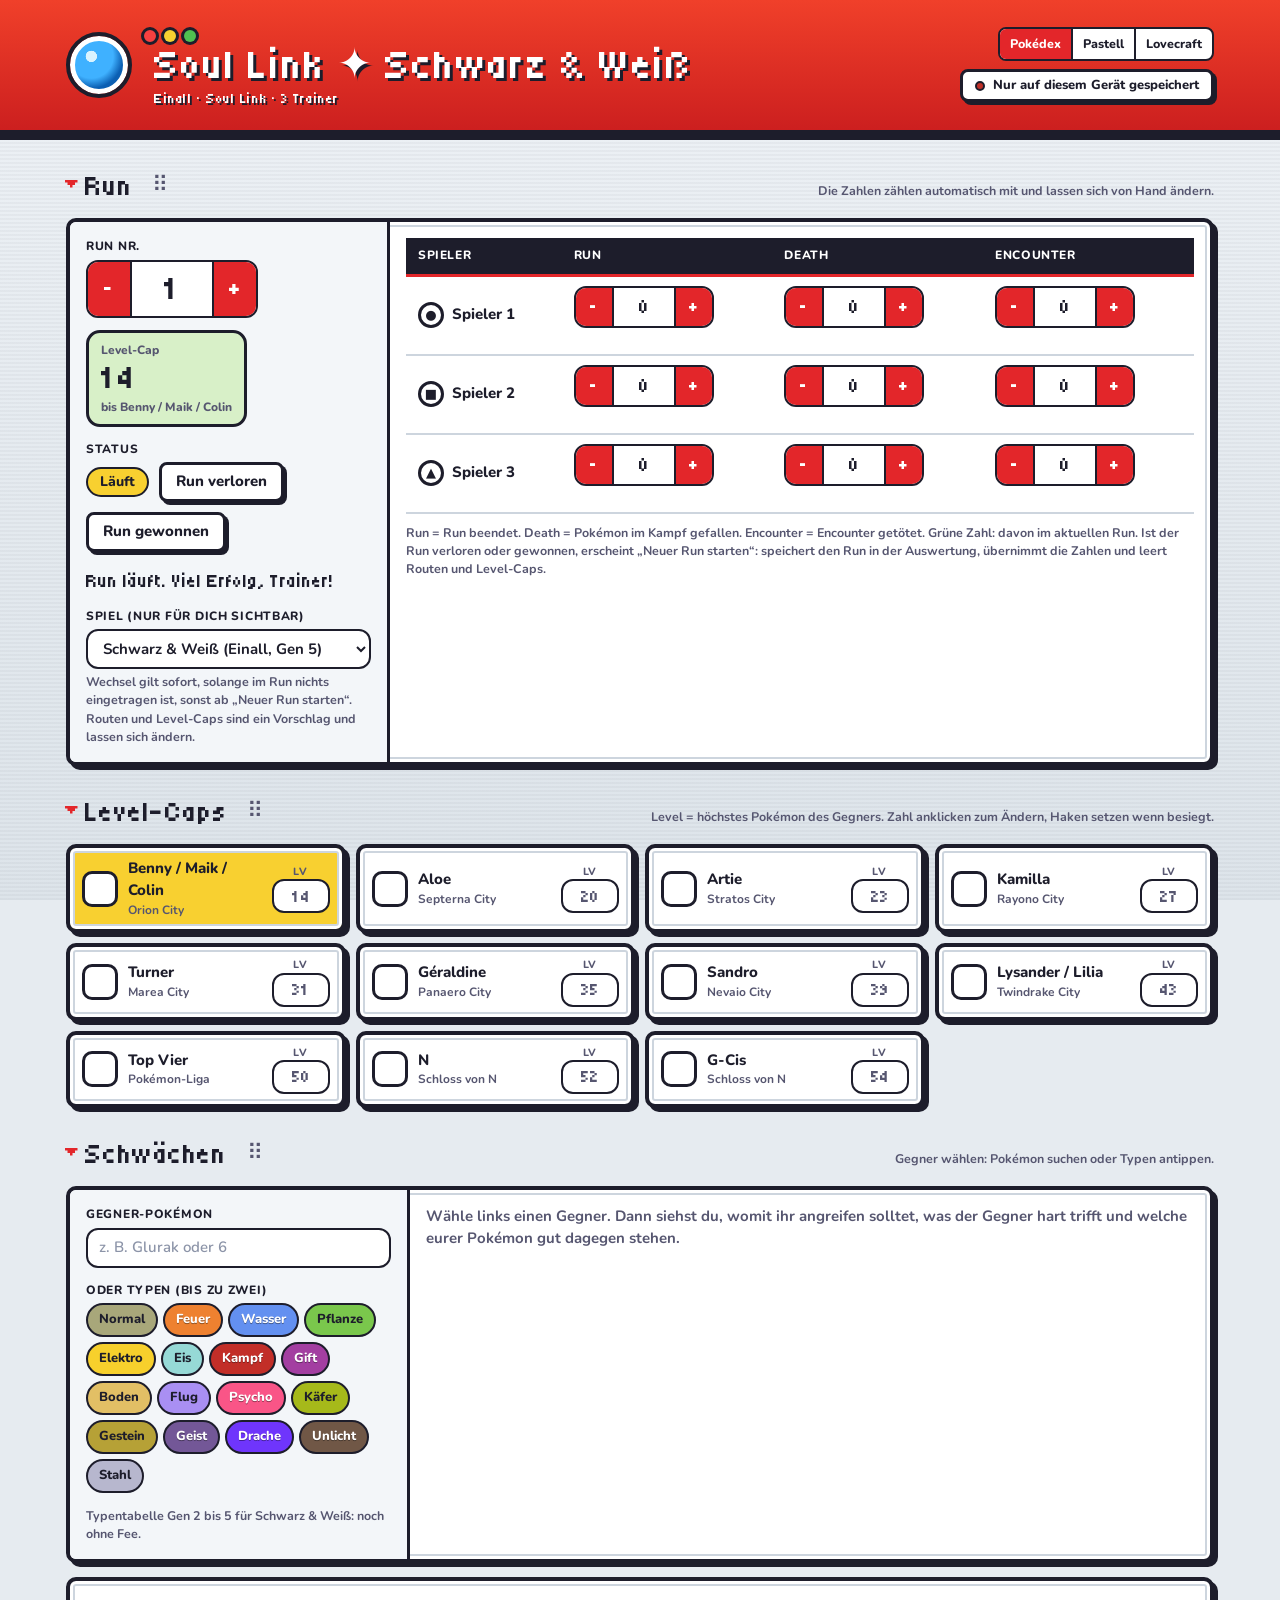
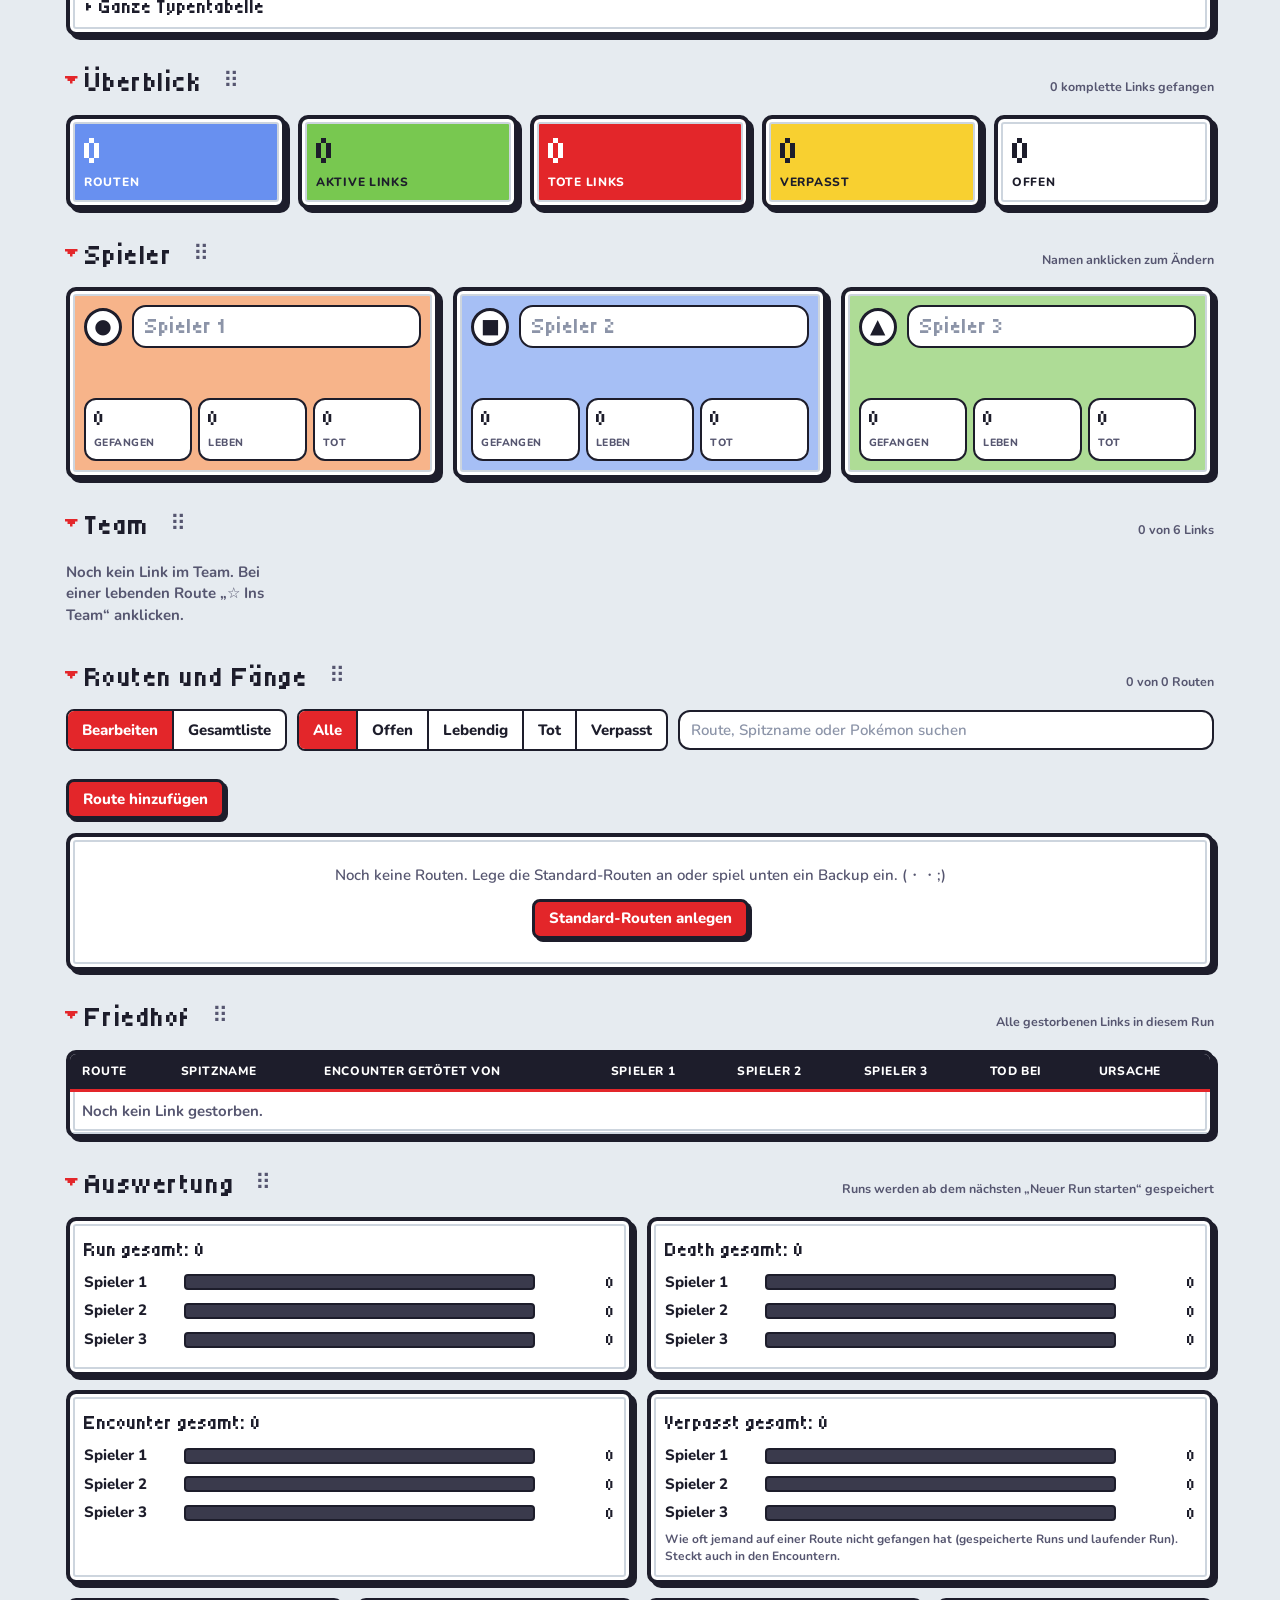
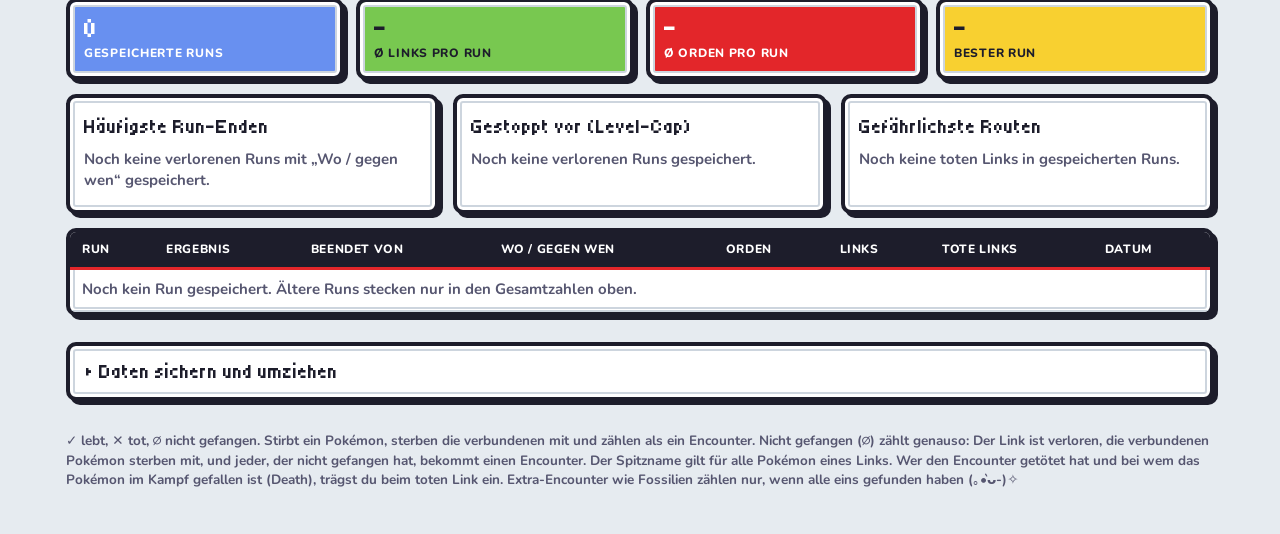
<file: index.html>
<!DOCTYPE html>
<html lang="de" data-theme="pokedex" data-v="202611271727">
<head>
<meta charset="utf-8">
<meta name="viewport" content="width=device-width, initial-scale=1">
<title>Soul Link</title>
<link rel="preconnect" href="https://fonts.googleapis.com">
<link href="https://fonts.googleapis.com/css2?family=Fredoka:wght@500;600;700&family=Nunito:wght@500;600;700;800&family=IM+Fell+English:ital@0;1&family=IM+Fell+English+SC&family=Crimson+Pro:wght@400;500;600;700&family=Tiny5&display=swap" rel="stylesheet">
<link rel="stylesheet" href="css/style.css?v=202611271727">
<script>/* Theme vor dem ersten Zeichnen setzen (Standard Pokédex; andere Wahl nur für den Admin, prüft js/app.js nach der Anmeldung) */try{var t=localStorage.getItem("soullink-theme");if(t==="pastell"||t==="lovecraft")document.documentElement.setAttribute("data-theme",t)}catch(e){}</script>
</head>
<body class="gated">
<header class="top">
  <div class="wrap">
    <div class="brand">
      <div class="ball" aria-hidden="true"></div>
      <div>
        <h1>Soul Link ✦ <span id="gameH">Schwarz &amp; Weiß</span></h1>
        <p id="tagline">Einall · Soul Link · 3 Trainer</p>
      </div>
    </div>
    <div class="topr">
      <div class="seg themeseg" id="themeSeg" role="group" aria-label="Design (nur für dich sichtbar)" hidden>
        <button type="button" data-t="pokedex" aria-pressed="true">Pokédex</button><button type="button" data-t="pastell" aria-pressed="false">Pastell</button><button type="button" data-t="lovecraft" aria-pressed="false">Lovecraft</button>
      </div>
      <div class="sync" id="sync" data-s="load" role="status"><i></i><span id="syncT">Lädt …</span></div>
      <div class="auth" id="auth" hidden><span id="authT"></span><button type="button" class="btn authbtn" id="authBtn" hidden>Mit Google anmelden</button></div>
    </div>
  </div>
</header>

<main class="wrap">

<section class="card gate" id="gate" data-s="load" aria-live="polite">
  <div class="gate-ball" aria-hidden="true"></div>
  <h2 id="gateT">Einen Moment …</h2>
  <p id="gateP">Anmeldung wird geprüft.</p>
  <button type="button" class="btn solid" id="gateBtn" hidden>Mit Google anmelden</button>
</section>

<div class="card bkwarn" id="bkWarn" role="status" hidden>
  <span class="bkwarn-i" aria-hidden="true">!</span>
  <p><b id="bkWarnT">Es gibt noch keine Sicherung der Daten.</b> Eine Sicherung als Datei schützt euren Run, falls online etwas verloren geht.</p>
  <button type="button" class="btn solid" id="bkWarnGo">Jetzt sichern</button>
</div>

<section aria-labelledby="h-run">
  <div class="sec-h"><h2 id="h-run">Run</h2><small>Die Zahlen zählen automatisch mit und lassen sich von Hand ändern.</small></div>
  <div class="card run">
    <div class="l">
      <div class="rowflex">
        <div class="field"><span class="lbl" id="runNoL">Run Nr.</span>
          <div class="stepper big"><button type="button" class="stp" id="runNoM" aria-label="Run-Nummer verringern">−</button><input type="text" inputmode="numeric" id="runNo" aria-labelledby="runNoL"><button type="button" class="stp" id="runNoP" aria-label="Run-Nummer erhöhen">+</button></div></div>
        <div class="capnow"><span>Level-Cap</span><b id="capLv">–</b><span id="capWho"></span></div>
      </div>
      <div class="field"><span class="lbl">Status</span>
        <div class="runstat"><span class="chip run" id="runChip">Läuft</span><button type="button" class="btn" id="runLost">Run verloren</button><button type="button" class="btn" id="runWon" hidden title="Nur für dich sichtbar">Run gewonnen</button><button type="button" class="btn" id="runBack" hidden>Doch nicht verloren</button></div>
        <p class="note" id="runHint" style="margin:0"></p></div>
      <div class="runline" id="runLine" aria-live="polite"></div>
      <button type="button" class="btn solid" id="newRun" hidden>Neuer Run starten</button>
      <div class="field gamebox" id="gameBox" hidden><label class="lbl" for="gameSel">Spiel (nur für dich sichtbar)</label><select id="gameSel"></select><p class="note" id="gameNote" style="margin:0"></p></div>
    </div>
    <div>
      <div class="tw0"><table class="tally"><thead><tr><th>Spieler</th><th>Run</th><th>Death</th><th>Encounter</th></tr></thead><tbody id="tally"></tbody></table></div>
      <p class="note">Run = Run beendet. Death = Pokémon im Kampf gefallen. Encounter = Encounter getötet. Grüne Zahl: davon im aktuellen Run. Ist der Run verloren oder gewonnen, erscheint „Neuer Run starten“: speichert den Run in der Auswertung, übernimmt die Zahlen und leert Routen und Level-Caps.</p>
    </div>
  </div>
  <div class="card runend" id="runEnd" hidden>
    <div class="field"><span class="lbl">Run beendet von</span>
      <div class="chips" id="enders" role="group" aria-label="Run beendet von"></div></div>
    <div class="field"><label for="runWhere">Wo / gegen wen</label><input type="text" id="runWhere" placeholder="z. B. Turner, Route 6"></div>
    <div class="field"><label for="runCause">Ursache</label><input type="text" id="runCause" placeholder="z. B. Crit, Fehlklick"></div>
  </div>
</section>

<section aria-labelledby="h-cap">
  <div class="sec-h"><h2 id="h-cap">Level-Caps</h2><small>Level = höchstes Pokémon des Gegners. Zahl anklicken zum Ändern, Haken setzen wenn besiegt.</small></div>
  <div class="caps" id="caps"></div>
</section>

<section aria-labelledby="h-wk">
  <div class="sec-h"><h2 id="h-wk">Schwächen</h2><small id="wkNote">Gegner wählen: Pokémon suchen oder Typen antippen.</small></div>
  <div class="card wk">
    <div class="wk-in">
      <div class="field"><label for="wkQ">Gegner-Pokémon</label>
        <div class="wk-q"><input type="text" id="wkQ" placeholder="z. B. Glurak oder 6" role="combobox" aria-autocomplete="list" aria-controls="pk" aria-expanded="false" autocomplete="off"><button type="button" class="btn" id="wkClear" hidden>Leeren</button></div></div>
      <div class="field"><span class="lbl" id="wkTL">oder Typen (bis zu zwei)</span><div class="tys" id="wkTypes" role="group" aria-labelledby="wkTL"></div></div>
      <p class="note" id="wkGen" style="margin:0"></p>
    </div>
    <div class="wk-out" id="wkOut" aria-live="polite"></div>
  </div>
  <details class="card wkchart" id="wkChartBox">
    <summary>Ganze Typentabelle</summary>
    <p class="note" style="margin:0 16px 10px">Zeile = Angriffstyp, Spalte = Typ des Getroffenen. Die Spalten des gewählten Gegners sind markiert.</p>
    <div class="tw0" id="wkChart"></div>
  </details>
</section>

<section aria-labelledby="h-kpi">
  <div class="sec-h"><h2 id="h-kpi">Überblick</h2><small id="kpiNote"></small></div>
  <div class="kpis" id="kpis"></div>
</section>

<section aria-labelledby="h-pl">
  <div class="sec-h"><h2 id="h-pl">Spieler</h2><small>Namen anklicken zum Ändern</small></div>
  <div class="players" id="players"></div>
</section>

<section aria-labelledby="h-team">
  <div class="sec-h"><h2 id="h-team">Team</h2><small id="teamNote"></small></div>
  <div class="team" id="team"></div>
  <div class="card teamwarn" id="teamWarn" role="status" hidden></div>
</section>

<section aria-labelledby="h-rt">
  <div class="sec-h"><h2 id="h-rt">Routen und Fänge</h2><small id="rtCount"></small></div>
  <div class="tools">
    <div class="seg" id="viewSeg" role="group" aria-label="Ansicht">
      <button type="button" data-v="edit" aria-pressed="true">Bearbeiten</button>
      <button type="button" data-v="all" aria-pressed="false">Gesamtliste</button>
    </div>
    <div class="seg" id="filter" role="group" aria-label="Filter">
      <button type="button" data-v="all" aria-pressed="true">Alle</button>
      <button type="button" data-v="open">Offen</button>
      <button type="button" data-v="alive">Lebendig</button>
      <button type="button" data-v="dead">Tot</button>
      <button type="button" data-v="miss">Verpasst</button>
    </div>
    <div class="grow"><label class="lbl" for="q" style="position:absolute;left:-9999px">Suchen</label><input type="text" id="q" placeholder="Route, Spitzname oder Pokémon suchen"></div>
  </div>
  <div class="list" id="list"></div>
  <div class="tools listfoot" id="listFoot"><button type="button" class="btn solid" id="addBtn">Route hinzufügen</button><button type="button" class="btn" id="moreBtn" aria-expanded="false" hidden>Alle Routen zeigen</button></div>
  <div id="viewAll" hidden>
    <div class="tools" style="margin-top:14px"><button type="button" class="btn" id="copyBtn">Gesamtliste als Text kopieren</button><span id="copyNote" class="lbl" role="status"></span></div>
    <div class="card tw"><table>
      <thead><tr><th>Nr.</th><th>Route</th><th>Spitzname</th><th id="allHead"></th><th>Status</th><th>Encounter getötet von</th><th>Tod bei</th><th>Ursache</th></tr></thead>
      <tbody id="allBody"></tbody></table></div>
  </div>
  <div class="card empty" id="empty" hidden><span id="emptyT"></span><button type="button" class="btn solid" id="seedBtn" hidden>Standard-Routen anlegen</button></div>
</section>

<section aria-labelledby="h-gr">
  <div class="sec-h"><h2 id="h-gr">Friedhof</h2><small>Alle gestorbenen Links in diesem Run</small></div>
  <div class="card tw" style="margin-top:0"><table>
    <thead><tr><th>Route</th><th>Spitzname</th><th>Encounter getötet von</th><th id="graveHead"></th><th>Tod bei</th><th>Ursache</th></tr></thead>
    <tbody id="grave"></tbody></table></div>
</section>

<section aria-labelledby="h-an">
  <div class="sec-h"><h2 id="h-an">Auswertung</h2><div class="anaf"><select id="anaGame" aria-label="Auswertung nach Spiel filtern" hidden></select><small id="anaNote"></small></div></div>
  <div class="ana" id="anaTotals"></div>
  <div class="ana2" id="anaKpis"></div>
  <div class="ana3">
    <div class="card box"><h3>Häufigste Run-Enden</h3><div id="anaWhere"></div></div>
    <div class="card box"><h3>Gestoppt vor (Level-Cap)</h3><div id="anaStop"></div></div>
    <div class="card box"><h3>Gefährlichste Routen</h3><div id="anaRoutes"></div></div>
  </div>
  <div class="card tw"><table>
    <thead><tr><th>Run</th><th>Ergebnis</th><th>Beendet von</th><th>Wo / gegen wen</th><th>Orden</th><th>Links</th><th>Tote Links</th><th>Datum</th></tr></thead>
    <tbody id="histBody"></tbody></table></div>
</section>

<section aria-labelledby="h-acc" id="accSec" hidden>
  <details class="card">
    <summary id="h-acc">Schreibrechte (nur für dich sichtbar)</summary>
    <div class="acc">
      <label for="accEmails">Google-E-Mails, die eintragen dürfen (eine pro Zeile)</label>
      <textarea id="accEmails" placeholder="name@gmail.com"></textarea>
      <p class="note" style="margin:0">Du selbst darfst immer schreiben. Wer hier steht, kann nach der Anmeldung alles außer Backup bearbeiten. Ohne Anmeldung kann man nur lesen.</p>
      <div class="tools"><button type="button" class="btn solid" id="accSave">Speichern</button></div>
      <div class="status" id="accS" role="status"></div>
    </div>
  </details>
</section>

<section aria-labelledby="h-bk" id="bkSec">
  <details class="card" id="bkBox">
    <summary id="h-bk">Daten sichern und umziehen</summary>
    <div class="bk">
      <div class="col">
        <p class="note" style="margin:0">Sichert alles (Spieler, Zähler, Routen, Run-Verlauf) als Text. Damit ziehst du die Daten auch auf die GitHub-Seite um.</p>
        <div class="tools"><button type="button" class="btn" id="bkCopy">Backup kopieren</button><button type="button" class="btn" id="bkDl" hidden>Als Datei speichern</button></div>
        <div class="status" id="bkS1" role="status"></div>
        <p class="note" id="bkLast" style="margin:0"></p>
      </div>
      <div class="col">
        <label for="bkIn">Backup einspielen (ersetzt die aktuellen Daten)</label>
        <textarea id="bkIn" placeholder="Backup-Text hier einfügen"></textarea>
        <div class="tools"><input type="file" id="bkFile" accept=".json,application/json,text/plain" aria-label="Backup-Datei wählen"><button type="button" class="btn solid" id="bkGo">Backup einspielen</button></div>
        <div class="status" id="bkS2" role="status"></div>
      </div>
    </div>
  </details>
</section>

<div class="ordrst"><button type="button" class="btn" id="orderReset" hidden>Bereiche wieder in die Standard-Reihenfolge</button></div>

<footer>✓ lebt, ✕ tot, ∅ nicht gefangen. Stirbt ein Pokémon, sterben die verbundenen mit und zählen als ein Encounter. Nicht gefangen (∅) zählt genauso: Der Link ist verloren, die verbundenen Pokémon sterben mit, und jeder, der nicht gefangen hat, bekommt einen Encounter. Der Spitzname gilt für alle Pokémon eines Links. Wer den Encounter getötet hat und bei wem das Pokémon im Kampf gefallen ist (Death), trägst du beim toten Link ein. Extra-Encounter wie Fossilien zählen nur, wenn alle eins gefunden haben (｡•̀ᴗ-)✧</footer>
</main>

<script src="config.js?v=202611271727"></script>
<script src="js/games.js?v=202611271727"></script>
<script src="js/pokemon.js?v=202611271727"></script>
<script src="js/evo.js?v=202611271727"></script>
<script src="js/types.js?v=202611271727"></script>
<script src="js/app.js?v=202611271727"></script>
</body>
</html>
</file>
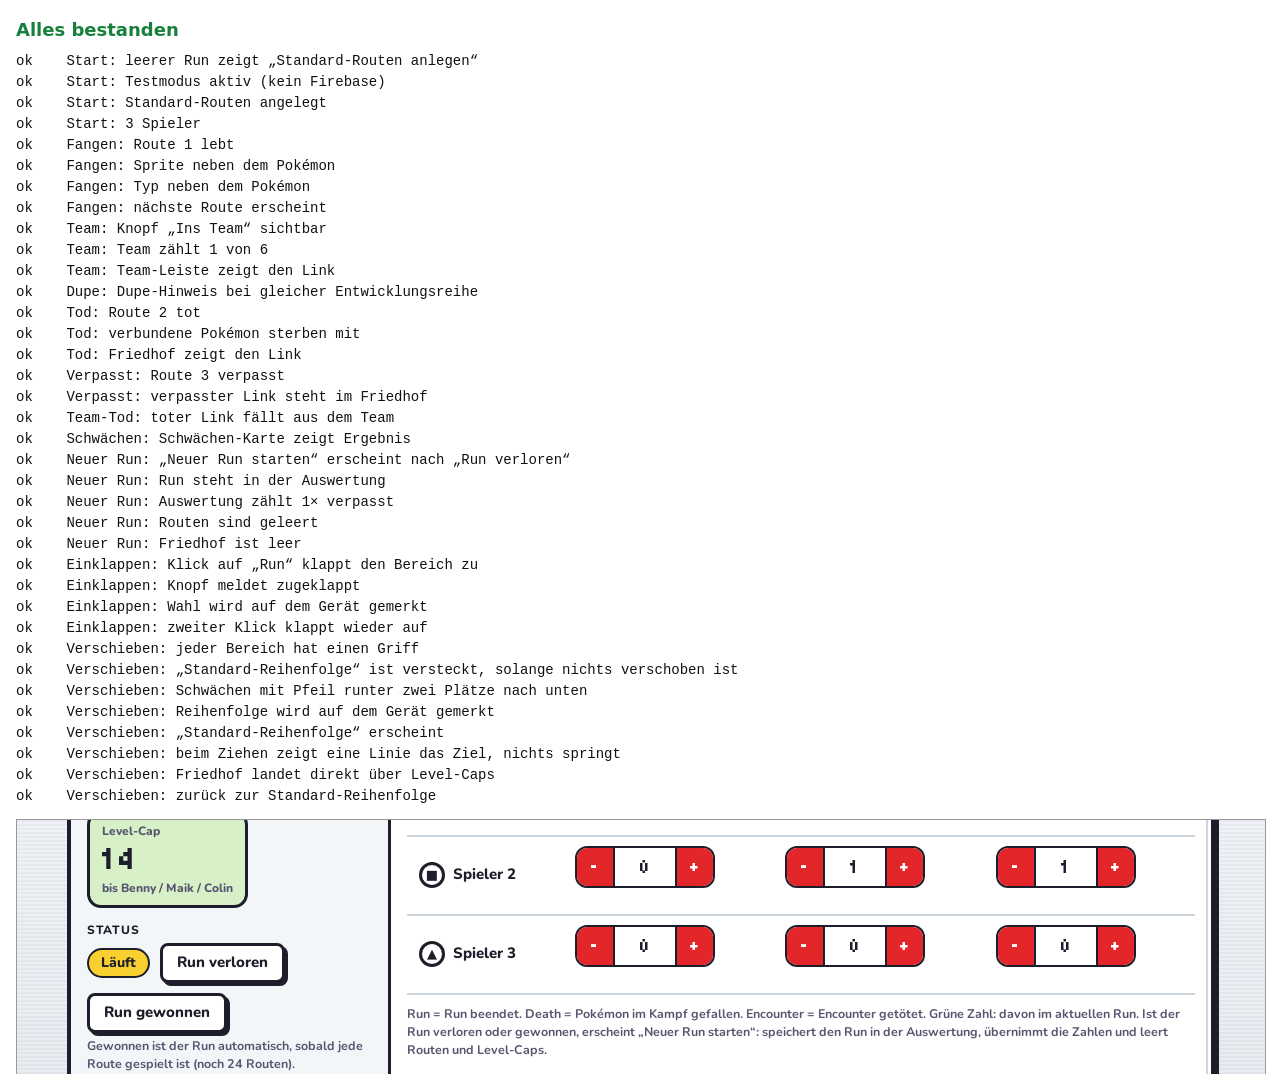
<file: tests/smoke.html>
<!doctype html>
<html lang="de">
<head>
<meta charset="utf-8">
<meta name="viewport" content="width=device-width,initial-scale=1">
<title>Klicktest</title>
<style>
body{font:14px/1.5 system-ui,sans-serif;margin:16px;background:#fff;color:#111}
#result{font-weight:700;font-size:18px;margin-bottom:8px}
#result[data-status=pass]{color:#16803c}#result[data-status=fail]{color:#c62828}
pre{white-space:pre-wrap;margin:0 0 12px}
iframe{width:100%;height:70vh;border:1px solid #999}
</style>
</head>
<body>
<!-- Klicktest: lädt die Seite im Testmodus (index.html?test=1, nur lokaler Speicher, nie Firebase)
     und klickt die wichtigsten Abläufe durch. Aufruf: python tools/test.py oder diese Seite im Browser öffnen. -->
<div id="result" data-status="running">Läuft …</div>
<pre id="log"></pre>
<iframe id="app" title="Dashboard im Testmodus"></iframe>
<script>
(function(){
"use strict";
var logEl=document.getElementById("log"),resEl=document.getElementById("result"),frame=document.getElementById("app");
var fails=0,step="";
function log(t){logEl.textContent+=t+"\n"}
function ok(cond,msg){if(cond)log("ok    "+step+": "+msg);else{fails++;log("FEHLER "+step+": "+msg)}}
function sleep(ms){return new Promise(function(r){setTimeout(r,ms)})}
async function waitFor(fn,ms){var end=Date.now()+(ms||5000);while(Date.now()<end){try{var v=fn();if(v)return v}catch(e){}await sleep(50)}return null}
var D,W;
function $(sel){return D.querySelector(sel)}
function $$(sel){return Array.prototype.slice.call(D.querySelectorAll(sel))}
function row(id){return $('article.row[data-id="'+id+'"]')}
function cell(id,i){return $('article.row[data-id="'+id+'"] .cell[data-p="'+i+'"]')}
function txt(sel){var e=$(sel);return e?e.textContent:""}
function type(inp,v){inp.value=v;inp.dispatchEvent(new W.Event("input",{bubbles:true}));inp.dispatchEvent(new W.Event("change",{bubbles:true}))}
async function setCell(id,i,name,st){var c=cell(id,i);if(name)type(c.querySelector(".sp"),name);await sleep(60);
  /* Ein eingetragener Name setzt „lebt“ schon selbst; ein Klick auf den gleichen Zustand würde ihn wieder löschen. */
  var c2=cell(id,i);if(st&&c2.getAttribute("data-v")!==st)c2.querySelector('[data-act=st][data-v="'+st+'"]').click();await sleep(60)}
var MONS=["Ottaro","Floink","Serpifeu","Pikachu","Evoli","Glurak"];

async function run(){
  try{localStorage.removeItem("soullink-test-data");localStorage.removeItem("soullink-test-folded");localStorage.removeItem("soullink-test-order")}catch(e){}
  frame.src="../index.html?test=1";
  await new Promise(function(r){frame.onload=r});
  W=frame.contentWindow;D=frame.contentDocument;

  step="Start";
  ok(!!await waitFor(function(){return !$("#seedBtn").hidden}),"leerer Run zeigt „Standard-Routen anlegen“");
  ok(/Testmodus/.test(txt("body")),"Testmodus aktiv (kein Firebase)");
  $("#seedBtn").click();
  ok(!!await waitFor(function(){return row("r01")}),"Standard-Routen angelegt");
  var np=$$('article.row[data-id="r01"] .cell').length;
  ok(np>=2&&np<=6,np+" Spieler");

  step="Fangen";
  for(var i=0;i<np;i++)await setCell("r01",i,MONS[i],"alive");
  ok(await waitFor(function(){return row("r01").getAttribute("data-st")==="alive"}),"Route 1 lebt");
  ok(!cell("r01",0).querySelector(".spi").hidden,"Sprite neben dem Pokémon");
  ok(!!cell("r01",0).querySelector(".tyl .ty"),"Typ neben dem Pokémon");
  ok(!!await waitFor(function(){return row("r02")}),"nächste Route erscheint");

  step="Team";
  var tb=row("r01").querySelector(".teamb");
  ok(!tb.hidden,"Knopf „Ins Team“ sichtbar");
  tb.click();
  ok(await waitFor(function(){return /^1 von 6/.test(txt("#teamNote"))}),"Team zählt 1 von 6");
  ok($$("#team .tm").length===1,"Team-Leiste zeigt den Link");

  step="Dupe";
  await setCell("r02",0,"Zwottronin","alive");
  ok(!!await waitFor(function(){return cell("r02",0).querySelector(".dupe")}),"Dupe-Hinweis bei gleicher Entwicklungsreihe");

  step="Tod";
  for(var j=1;j<np;j++)await setCell("r02",j,MONS[j],"alive");
  await setCell("r02",1,"","dead");
  ok(await waitFor(function(){return row("r02").getAttribute("data-st")==="dead"}),"Route 2 tot");
  ok(await waitFor(function(){return $$('article.row[data-id="r02"] .cell[data-v=alive]').length===0}),"verbundene Pokémon sterben mit");
  ok(await waitFor(function(){return $$("#grave tr").length===1}),"Friedhof zeigt den Link");

  step="Verpasst";
  await waitFor(function(){return row("r03")});
  await setCell("r03",0,"","miss");
  ok(await waitFor(function(){return row("r03").getAttribute("data-st")==="miss"}),"Route 3 verpasst");
  ok(await waitFor(function(){return $$("#grave tr").length===2}),"verpasster Link steht im Friedhof");

  step="Team-Tod";
  await setCell("r01",0,"","dead");
  ok(await waitFor(function(){return /^0 von 6/.test(txt("#teamNote"))}),"toter Link fällt aus dem Team");

  step="Schwächen";
  var wb=$("#wkTypes button");if(wb)wb.click();
  ok(!!await waitFor(function(){return txt("#wkOut").length>20}),"Schwächen-Karte zeigt Ergebnis");
  if(wb)wb.click();

  step="Neuer Run";
  $("#runLost").click();
  ok(await waitFor(function(){return !$("#newRun").hidden}),"„Neuer Run starten“ erscheint nach „Run verloren“");
  $("#newRun").click();await sleep(50);$("#newRun").click();
  ok(await waitFor(function(){return /Verloren/.test(txt("#histBody"))}),"Run steht in der Auswertung");
  ok(await waitFor(function(){return /Verpasst gesamt: 1/.test(txt("#anaTotals"))}),"Auswertung zählt 1× verpasst");
  ok(await waitFor(function(){return $$("article.row").every(function(r){return r.getAttribute("data-st")==="open"})},4000),"Routen sind geleert");
  ok($$("#grave tr").length<=1&&!/Route/.test(txt("#grave")),"Friedhof ist leer");

  step="Einklappen";
  var sec=$("#h-run").closest("section");
  $("#h-run").click();
  ok(sec.classList.contains("folded")&&$(".card.run").offsetParent===null,"Klick auf „Run“ klappt den Bereich zu");
  ok($("#h-run .fold").getAttribute("aria-expanded")==="false","Knopf meldet zugeklappt");
  ok(/h-run/.test(localStorage.getItem("soullink-test-folded")||""),"Wahl wird auf dem Gerät gemerkt");
  $("#h-run .fold").click();
  ok(!sec.classList.contains("folded")&&$(".card.run").offsetParent!==null,"zweiter Klick klappt wieder auf");

  step="Verschieben";
  function order(){return $$("main > section .sec-h > h2[id]").map(function(h){return h.id})}
  var before=order(),k=before.indexOf("h-wk");
  ok($$(".sec-h .grip").length===before.length,"jeder Bereich hat einen Griff");
  ok($("#orderReset").hidden,"„Standard-Reihenfolge“ ist versteckt, solange nichts verschoben ist");
  var g=$("#h-wk").closest("section").querySelector(".grip");
  g.dispatchEvent(new W.KeyboardEvent("keydown",{key:"ArrowDown",bubbles:true}));
  g.dispatchEvent(new W.KeyboardEvent("keydown",{key:"ArrowDown",bubbles:true}));
  var after=order();
  ok(after.indexOf("h-wk")===k+2,"Schwächen mit Pfeil runter zwei Plätze nach unten");
  ok(/h-wk/.test(localStorage.getItem("soullink-test-order")||""),"Reihenfolge wird auf dem Gerät gemerkt");
  ok(!$("#orderReset").hidden,"„Standard-Reihenfolge“ erscheint");
  /* Ziehen mit der Maus, bei schon geänderter Reihenfolge: Friedhof über Level-Caps ablegen. */
  W.scrollTo(0,0);
  var gg=$("#h-gr").closest("section").querySelector(".grip"),gr=gg.getBoundingClientRect();
  gg.dispatchEvent(new W.PointerEvent("pointerdown",{bubbles:true,clientX:gr.x+5,clientY:gr.y+5,button:0,pointerId:7}));
  var ct=$("#h-cap").getBoundingClientRect().top+3;
  W.dispatchEvent(new W.PointerEvent("pointermove",{clientX:100,clientY:ct,pointerId:7}));
  ok(!$(".dropline").hidden&&order().indexOf("h-gr")===before.indexOf("h-gr"),"beim Ziehen zeigt eine Linie das Ziel, nichts springt");
  W.dispatchEvent(new W.PointerEvent("pointerup",{clientX:100,clientY:ct,pointerId:7}));
  ok(order().indexOf("h-gr")===order().indexOf("h-cap")-1&&$(".dropline").hidden,"Friedhof landet direkt über Level-Caps");
  $("#orderReset").click();
  ok(order().join()===before.join()&&$("#orderReset").hidden,"zurück zur Standard-Reihenfolge");
}

run().catch(function(e){fails++;log("FEHLER "+step+": "+(e&&e.stack||e))}).then(function(){
  try{localStorage.removeItem("soullink-test-data");localStorage.removeItem("soullink-test-folded");localStorage.removeItem("soullink-test-order")}catch(e){}
  resEl.setAttribute("data-status",fails?"fail":"pass");
  resEl.textContent=fails?fails+" Fehler":"Alles bestanden";
  document.title=fails?"FAIL":"PASS";
  /* tools/test.py ruft die Seite mit ?report=1 auf und wartet auf dieses Ergebnis. */
  if(/[?&]report=1/.test(location.search))
    fetch("/__result",{method:"POST",headers:{"Content-Type":"application/json"},body:JSON.stringify({status:fails?"fail":"pass",log:logEl.textContent})}).catch(function(){});
});
})();
</script>
</body>
</html>
</file>
<file: css/style.css>
/* Layout: pastelliger Sticker-Look. Kopf, Run mit Zählern und Level-Cap, Level-Caps, Überblick, Spieler, Routen, Friedhof, Auswertung, Backup. */
:root{
  --ink:#3a2a4d; --mute:#6f5f80; --paper:#fff4f9; --card:#ffffff; --line:#eadcf3;
  --pink:#ff9ec4; --sky:#9ccfff; --mint:#8fe3c8; --lemon:#ffe58a; --lilac:#cdbcff;
  --dead:#c63d62; --live:#17805f;
  --p0:#ffc2da; --p1:#bfe0ff; --p2:#b9f0dd; --p3:#ffe3a3; --p4:#dccbff; --p5:#ffcfbf;
  --display:"Fredoka","Nunito",system-ui,sans-serif;
  --body:"Nunito",system-ui,-apple-system,"Segoe UI",sans-serif;
  --r:18px; --sh:4px 4px 0 var(--ink);
  /* Flächen und Kopf, je Theme überschrieben (siehe Ende der Datei) */
  --surface:#fff; --tint:#ffd9e4; --deadbg:#fff0f4; --extrabg:#fffbe6; --ph:#a595b6;
  --bg:radial-gradient(circle at 1px 1px,#f5d3e6 1.5px,transparent 1.6px) 0 0/22px 22px,linear-gradient(180deg,#fff2f8,#eef5ff);
  --hdr:linear-gradient(100deg,var(--pink),var(--lilac) 55%,var(--sky));
  --h1:#fff; --ball:#ff6f9c; --mark:"✦"; --markc:var(--pink);
  color-scheme:light;
}
*{box-sizing:border-box}
html,body{margin:0}
body{color:var(--ink);font:600 15px/1.45 var(--body);-webkit-text-size-adjust:100%;
  background:var(--bg);background-attachment:fixed;background-color:var(--paper)}
button,input,select,textarea{font:inherit;color:inherit}
:focus-visible{outline:3px solid var(--ink);outline-offset:2px}
.wrap{max-width:1180px;margin:0 auto;padding:0 16px}
h1,h2,h3{font-family:var(--display);margin:0;text-wrap:balance}
[hidden]{display:none!important}

header.top{background:var(--hdr);border-bottom:4px solid var(--ink)}
.top .wrap{display:flex;gap:16px;align-items:center;justify-content:space-between;flex-wrap:wrap;padding-top:20px;padding-bottom:20px}
.brand{display:flex;gap:14px;align-items:center}
.ball{width:62px;height:62px;border-radius:50%;border:4px solid var(--ink);background:linear-gradient(var(--ball) 0 46%,var(--ink) 46% 54%,#fff 54%);position:relative;flex:none;box-shadow:3px 3px 0 var(--ink)}
.ball::after{content:"";position:absolute;left:50%;top:50%;width:20px;height:20px;margin:-10px 0 0 -10px;border-radius:50%;background:var(--surface);border:4px solid var(--ink)}
.brand h1{font-size:clamp(30px,6vw,50px);line-height:1;font-weight:700;color:var(--h1);text-shadow:2px 2px 0 var(--ink),-1px -1px 0 var(--ink),1px -1px 0 var(--ink),-1px 1px 0 var(--ink)}
.brand p{margin:4px 0 0;font-weight:800;font-size:14px}
.sync{font-weight:800;font-size:13px;border:3px solid var(--ink);background:var(--surface);padding:4px 12px;border-radius:99px;display:inline-flex;gap:8px;align-items:center;box-shadow:3px 3px 0 var(--ink)}
.sync i{width:10px;height:10px;border-radius:50%;background:var(--lemon);border:2px solid var(--ink);display:inline-block}
.sync[data-s="live"] i{background:var(--mint)}
.sync[data-s="warn"] i{background:var(--dead)}

section{margin-top:26px}

/* Backup-Erinnerung */
.bkwarn{margin-top:22px;background:var(--lemon);display:flex;gap:14px;align-items:center;padding:12px 16px;flex-wrap:wrap}
.bkwarn p{margin:0;flex:1 1 260px;font-weight:700;font-size:14px}
.bkwarn-i{flex:none;width:32px;height:32px;border-radius:50%;border:3px solid var(--ink);background:var(--surface);display:grid;place-items:center;font:700 18px/1 var(--display)}
.card{background:var(--card);border:3px solid var(--ink);border-radius:var(--r);box-shadow:var(--sh)}
.sec-h{display:flex;align-items:baseline;justify-content:space-between;gap:12px;margin-bottom:12px;flex-wrap:wrap}
.sec-h h2{font-size:28px;font-weight:700}
.sec-h h2::before{content:var(--mark);color:var(--markc);margin-right:8px;-webkit-text-stroke:1.5px var(--ink);display:inline-block}
.sec-h small{color:var(--mute);font-weight:700}
/* Ein- und ausklappen: Klick auf die Überschrift (js/app.js, „Bereiche ein- und ausklappen“) */
.sec-h h2{cursor:pointer}
.fold{background:none;border:0;padding:0;margin:0;font:inherit;color:inherit;letter-spacing:inherit;text-align:left;cursor:pointer;border-radius:6px}
.fold:focus-visible{outline:3px solid var(--markc);outline-offset:4px}
section.folded>:not(.sec-h){display:none!important}
section.folded .sec-h{margin-bottom:0}
section.folded .sec-h h2::before{transform:rotate(-90deg);opacity:.6}
/* Verschieben: Griff rechts in der Kopfzeile (js/app.js, „Bereiche verschieben“) */
.sec-h{justify-content:flex-start}
.sec-h>h2{margin-right:0}
.sec-h>:not(h2):not(.grip){order:2;margin-left:auto}
.sec-h>.grip{order:1}
.grip{align-self:center;background:none;border:2px solid transparent;border-radius:8px;padding:0 6px;font:700 22px/1.2 var(--display);color:var(--mute);cursor:grab;touch-action:none;user-select:none;-webkit-user-select:none}
.grip:hover{border-color:var(--line);color:var(--ink)}
.grip:focus-visible{outline:3px solid var(--markc);outline-offset:2px}
body.sorting,body.sorting *{cursor:grabbing!important;user-select:none;-webkit-user-select:none}
section.dragging{outline:3px dashed var(--markc);outline-offset:6px;border-radius:var(--r);opacity:.55}
.dropline{position:fixed;z-index:50;height:6px;border-radius:3px;background:var(--markc);box-shadow:0 0 0 2px var(--ink);pointer-events:none}
.dropline[hidden]{display:none}
.ordrst{margin-top:26px;text-align:center}

.field{display:flex;flex-direction:column;gap:4px;min-width:0}
label,.lbl{font-size:12px;letter-spacing:.06em;text-transform:uppercase;color:var(--mute);font-weight:800}
input[type=text],select,textarea{width:100%;min-width:0;background:var(--surface);border:2.5px solid var(--ink);border-radius:12px;padding:7px 11px;min-height:40px;font-weight:700}
textarea{min-height:90px;font:600 12px/1.4 ui-monospace,Menlo,monospace}
input::placeholder,textarea::placeholder{color:var(--ph);font-weight:600}
.seg{display:inline-flex;border:2.5px solid var(--ink);border-radius:12px;overflow:hidden;background:var(--surface);flex-wrap:wrap}
.seg button{border:0;background:transparent;padding:7px 14px;min-height:38px;cursor:pointer;font-weight:800;border-right:2.5px solid var(--ink)}
.seg button:last-child{border-right:0}
.seg button:hover{background:var(--lilac)}
.seg button[aria-pressed=true]{background:var(--ink);color:#fff}
.btn{border:3px solid var(--ink);background:var(--surface);border-radius:14px;padding:6px 14px;min-height:40px;cursor:pointer;font-weight:800;box-shadow:3px 3px 0 var(--ink)}
.btn.solid{background:var(--pink)}
.btn:hover{background:var(--lemon)}
.btn:active{transform:translate(2px,2px);box-shadow:1px 1px 0 var(--ink)}

/* Run */
.run{display:grid;grid-template-columns:minmax(0,320px) minmax(0,1fr);overflow:hidden}
.run>div{padding:16px}
.run .l{background:var(--lemon);border-right:3px solid var(--ink);display:flex;flex-direction:column;gap:14px}
.l .lbl{color:var(--ink)}
.rowflex{display:flex;gap:12px;align-items:flex-end;flex-wrap:wrap}
.runstat{display:flex;gap:10px;align-items:center;flex-wrap:wrap}
.gamebox{max-width:460px}
.gamebox select{font-weight:700}
td .hg{display:block;font-size:11px;font-weight:600;color:var(--mute);white-space:nowrap}
.runstat .chip{font-size:14px;padding:3px 12px}
.fw{position:fixed;inset:0;width:100%;height:100%;pointer-events:none;z-index:999}
.runline{font-family:var(--display);font-size:19px;font-weight:700;line-height:1.25}
.stepper{display:inline-flex;align-items:stretch;border:2.5px solid var(--ink);border-radius:12px;overflow:hidden;background:var(--surface)}
.stepper .stp{border:0;background:var(--lilac);font:700 20px var(--display);width:36px;cursor:pointer;color:var(--ink);padding:0}
.stepper .stp:hover{background:var(--pink)}
.stepper input{width:64px;border:0;border-left:2.5px solid var(--ink);border-right:2.5px solid var(--ink);border-radius:0;text-align:center;font:700 20px var(--display);padding:4px;min-height:38px}
.stepper.big input{width:84px;font-size:34px;min-height:54px}
.stepper.big .stp{width:42px;font-size:26px}
.capnow{background:var(--surface);border:3px solid var(--ink);border-radius:14px;padding:6px 12px;min-width:110px}
.capnow b{display:block;font:700 34px/1.05 var(--display)}
.capnow span{font-size:12px;font-weight:800;color:var(--mute)}
.tw0{overflow-x:auto}
.tally{min-width:0;width:100%}
.tally td{vertical-align:middle}
.tally .lv{display:block;font-weight:800;color:var(--live);font-size:11.5px;min-height:15px;margin-top:2px}
.mk.sm{width:26px;height:26px;font-size:13px;margin-right:8px;display:inline-grid;vertical-align:middle}
.tally td.k{white-space:nowrap}
.note{margin:10px 0 0;color:var(--mute);font-size:12.5px;font-weight:700}
.runend{margin-top:14px;padding:14px;display:grid;grid-template-columns:auto minmax(0,1fr) minmax(0,1fr);gap:12px;align-items:end;background:var(--tint)}
.chips{display:flex;gap:6px;flex-wrap:wrap}
.chipb{border:2.5px solid var(--ink);background:var(--surface);border-radius:99px;padding:4px 12px;min-height:36px;cursor:pointer;font-weight:800}
.chipb[data-p="0"]{--pcx:var(--p0)}.chipb[data-p="1"]{--pcx:var(--p1)}.chipb[data-p="2"]{--pcx:var(--p2)}.chipb[data-p="3"]{--pcx:var(--p3)}.chipb[data-p="4"]{--pcx:var(--p4)}.chipb[data-p="5"]{--pcx:var(--p5)}
.chipb:hover{background:var(--lemon)}
.chipb[aria-pressed=true]{background:var(--pcx)}
.chipb[aria-pressed=true]::before{content:"✓ "}

/* Level-Caps */
.caps{display:grid;grid-template-columns:repeat(auto-fill,minmax(230px,1fr));gap:10px}
.cap{padding:10px 12px;display:grid;grid-template-columns:auto minmax(0,1fr) auto;gap:10px;align-items:center;box-shadow:3px 3px 0 var(--ink)}
.cap[data-on="1"]{background:var(--mint)}
.cap[data-next="1"]{background:var(--lemon)}
.cap .tick{width:36px;height:36px;border:3px solid var(--ink);border-radius:10px;background:var(--surface);cursor:pointer;font:700 20px var(--display);padding:0}
.cap .cn{font-weight:800;line-height:1.2}
.cap .cp{display:block;font-size:12px;color:var(--mute);font-weight:700}
.cap .lvw{display:flex;flex-direction:column;align-items:center;font-size:10.5px;font-weight:800;color:var(--mute);text-transform:uppercase}
.cap .lvw input{width:58px;text-align:center;font:700 18px var(--display);padding:3px;min-height:34px}

/* Schwächen-Karte. Typfarben gelten in allen Themes (Lovecraft dämpft sie unten), Bausteine setzen --tyc:var(--tyN) */
:root{--ty0:#a8a77a;--ty1:#ee8130;--ty2:#6390f0;--ty3:#7ac74c;--ty4:#f7d02c;--ty5:#96d9d6;--ty6:#c22e28;--ty7:#a33ea1;--ty8:#e2bf65;
  --ty9:#a98ff3;--ty10:#f95587;--ty11:#a6b91a;--ty12:#b6a136;--ty13:#735797;--ty14:#6f35fc;--ty15:#705746;--ty16:#b7b7ce;--ty17:#d685ad;--tyfg:#fff}
.wk{display:grid;grid-template-columns:minmax(0,340px) minmax(0,1fr);overflow:hidden}
.wk-in{padding:16px;background:var(--tint);border-right:3px solid var(--ink);display:flex;flex-direction:column;gap:14px}
.wk-in .lbl,.wk-in label{color:var(--ink)}
.wk-q{display:flex;gap:8px}
.wk-q .btn{flex:none}
.wk-out{padding:16px;display:flex;flex-direction:column;gap:18px;min-width:0}
.wk-out .empty2{margin:0}
.tys{display:flex;flex-wrap:wrap;gap:5px}
.ty{display:inline-block;background:var(--tyc);color:var(--tyfg);border:2px solid var(--ink);border-radius:99px;padding:1px 10px;font-size:12.5px;font-weight:800;line-height:1.5;text-shadow:0 1px 0 rgba(0,0,0,.4);white-space:nowrap}
.ty.lt{color:var(--ink);text-shadow:none}
.ty.sm{font-size:10.5px;padding:0 7px;border-width:1.5px}
.tyb{cursor:pointer;min-height:34px;padding:3px 11px;font-size:13px}
.tyb:hover{filter:brightness(1.08)}
.tyb[aria-pressed=true]{box-shadow:0 0 0 3px var(--surface),0 0 0 5.5px var(--ink)}
.tyb[aria-pressed=true]::before{content:"✓ "}
.wk-h{display:flex;gap:10px;align-items:center;flex-wrap:wrap}
.wk-h b{font:700 26px/1.1 var(--display)}
.wk-b h3{font-size:18px;margin-bottom:6px}
.wk-r{display:grid;grid-template-columns:112px minmax(0,1fr);gap:10px;align-items:center;padding:6px 0;border-bottom:2px dashed var(--line)}
.wk-r:last-of-type{border-bottom:0}
.wk-x{display:flex;flex-direction:column;align-items:flex-start;gap:2px;line-height:1.1}
.wk-x b{font:700 20px var(--display)}
.wk-x small{font-size:10.5px;font-weight:800;text-transform:uppercase;letter-spacing:.04em;color:var(--mute)}
.wk-r[data-x="4"] .wk-x b,.wk-r[data-x="2"] .wk-x b,.wk-r[data-x="tough"] .wk-x b{color:var(--live)}
.wk-r[data-x="0.5"] .wk-x b,.wk-r[data-x="0.25"] .wk-x b,.wk-r[data-x="0"] .wk-x b{color:var(--dead)}
.wk-r[data-x="tough"] .wk-x b{font-size:16px}
.wk-b .note{margin-top:6px}
.wk-tt td{vertical-align:top;min-width:120px}
.wk-tt td.best{background:var(--extrabg)}
.wk-mon{display:block;font-weight:800;margin-bottom:3px}
.wk-sc{display:flex;gap:5px;flex-wrap:wrap;margin-top:5px;font-size:11.5px;font-weight:800}
.wk-sc span{border:2px solid var(--ink);border-radius:8px;padding:0 6px;background:var(--surface);white-space:nowrap}
.wk-sc .good{background:var(--mint)}
.wk-sc .bad{background:var(--dead);color:var(--surface)}
.wk-tip{display:inline-block;margin-top:5px;font-size:11px;font-weight:800;padding:0 8px;border:2px solid var(--ink);border-radius:99px;background:var(--lemon)}
.wk-tip::before{content:"★ "}
.wkchart{margin-top:14px}
.wkchart .tw0{padding:0 16px 16px}
.tychart{border-collapse:collapse;font-size:12px;width:auto}
.tychart th,.tychart td{padding:3px 4px;text-align:center;border:1px solid var(--line);min-width:31px;height:28px;vertical-align:middle;letter-spacing:0;text-transform:none}
.tychart th.ty-h,.tychart th.ty-r{background:var(--tyc);color:var(--tyfg);text-shadow:0 1px 0 rgba(0,0,0,.4);font-size:11.5px;border:1px solid var(--ink)}
.tychart th.ty-r{text-align:left;padding:3px 8px;white-space:nowrap}
.tychart th.lt{color:var(--ink);text-shadow:none}
.tychart th.c0{font-size:10.5px;white-space:nowrap}
.tychart td{font-weight:800;background:var(--surface)}
.tychart td[data-x="2"]{background:var(--mint)}
.tychart td[data-x="0.5"]{background:var(--tint)}
.tychart td[data-x="0"]{background:var(--ink);color:var(--surface)}
.tychart td.on{box-shadow:inset 0 0 0 2px var(--ink)}
.tychart th.on{box-shadow:inset 0 -5px 0 var(--ink)}
.tychart tbody tr:hover td{filter:brightness(.93)}

/* Kennzahlen */
.kpis{display:grid;grid-template-columns:repeat(5,minmax(0,1fr));gap:12px}
.kpi{padding:12px 14px}
.kpi:nth-child(1){background:var(--lilac)} .kpi:nth-child(2){background:var(--mint)} .kpi:nth-child(3){background:var(--pink)} .kpi:nth-child(4){background:var(--lemon)}
.kpi b{display:block;font:700 40px/1 var(--display)}
.kpi span{font-size:12px;letter-spacing:.06em;text-transform:uppercase;font-weight:800}

/* Spieler */
.players{display:grid;grid-template-columns:repeat(var(--np-cols,3),minmax(0,1fr));gap:14px}
.pc{padding:14px;display:flex;flex-direction:column;gap:12px;background:var(--pcol)}
.pc[data-i="0"]{--pcol:var(--p0)} .pc[data-i="1"]{--pcol:var(--p1)} .pc[data-i="2"]{--pcol:var(--p2)} .pc[data-i="3"]{--pcol:var(--p3)} .pc[data-i="4"]{--pcol:var(--p4)} .pc[data-i="5"]{--pcol:var(--p5)}
.pc .nm{display:flex;gap:10px;align-items:center}
.mk{font-size:20px;width:38px;height:38px;display:grid;place-items:center;background:var(--surface);border:3px solid var(--ink);border-radius:50%;flex:none}
.pc input[type=text]{font:700 22px var(--display);border-radius:14px}
.pstats{display:grid;grid-template-columns:repeat(3,1fr);gap:6px}
.pstats div{background:var(--surface);border:2.5px solid var(--ink);border-radius:12px;padding:6px 8px}
.pstats b{display:block;font:700 22px var(--display)}
.pstats span{font-size:10.5px;letter-spacing:.04em;text-transform:uppercase;font-weight:800;color:var(--mute)}
.badge{display:inline-block;background:var(--dead);color:#fff;border:2.5px solid var(--ink);font-size:12px;font-weight:800;padding:2px 10px;border-radius:99px}
.pc .badgeline{min-height:26px}

/* Routen */
.tools{display:flex;gap:10px;flex-wrap:wrap;align-items:center}
.tools .grow{flex:1;min-width:180px}
.list{display:flex;flex-direction:column;gap:12px;margin-top:14px}
.listfoot{margin-top:14px}
.row{background:var(--card);border:3px solid var(--ink);border-radius:var(--r);display:grid;grid-template-columns:240px minmax(0,1fr);position:relative;overflow:hidden;box-shadow:var(--sh)}
.row::before{content:"";position:absolute;left:0;top:0;bottom:0;width:10px;background:var(--line);border-right:3px solid var(--ink)}
.row[data-st=alive]::before{background:var(--mint)}
.row[data-st=dead]::before{background:var(--dead)}
.row[data-st=miss]::before{background:repeating-linear-gradient(45deg,var(--lemon) 0 4px,var(--surface) 4px 8px)}
.row[data-st=part]::before{background:var(--sky)}
.row[data-st=dead]{background:var(--deadbg)}
.row[data-extra="1"]{background:var(--extrabg)}
.rinfo{padding:12px 12px 12px 26px;display:flex;flex-direction:column;gap:6px;justify-content:center;min-width:0}
.rinfo .rn{font:700 17px var(--display);border-color:transparent;background:transparent;padding:2px 6px;min-height:32px}
.rinfo .rn:hover,.rinfo .rn:focus{border-color:var(--ink);background:var(--surface)}
.rtop{display:flex;gap:6px;align-items:center;flex-wrap:wrap}
.no{font:700 13px var(--display);color:var(--mute)}
.pill,.tag{font-size:11.5px;font-weight:800;padding:1px 9px;border-radius:99px;border:2.5px solid var(--ink);background:var(--surface)}
.tag{background:var(--lemon)}
.row[data-st=alive] .pill{background:var(--live);color:#fff}
.row[data-st=dead] .pill{background:var(--dead);color:#fff}
.row[data-st=miss] .pill{background:var(--lemon);border-style:dashed}
.row[data-st=part] .pill{background:var(--sky)}
.row[data-st=open] .pill{color:var(--mute);border-color:var(--line)}
.hint{margin:0;font-size:12.5px;color:var(--mute);font-weight:700}
.rm{border:0;background:none;color:var(--mute);cursor:pointer;font-size:12px;text-decoration:underline;padding:0;align-self:flex-start;font-weight:700}
.cells{display:grid;grid-template-columns:repeat(var(--np-cols,3),minmax(0,1fr))}
.cell{padding:10px 12px;display:flex;flex-direction:column;gap:6px;border-left:2.5px dashed var(--line);min-width:0}
.cell:first-child{border-left:3px solid var(--ink)}
.cell .who{font-size:12px;font-weight:800;display:inline-flex;gap:6px;align-items:center;align-self:flex-start;background:var(--pc);border:2.5px solid var(--ink);border-radius:99px;padding:0 10px}
.cell[data-p="0"]{--pc:var(--p0)} .cell[data-p="1"]{--pc:var(--p1)} .cell[data-p="2"]{--pc:var(--p2)} .cell[data-p="3"]{--pc:var(--p3)} .cell[data-p="4"]{--pc:var(--p4)} .cell[data-p="5"]{--pc:var(--p5)}
.rinfo .rnk{font:700 20px var(--display);background:var(--surface)}
.cell .sp{font-size:14px;min-height:36px;padding:5px 10px;border-style:dashed;border-width:2px}
.cell .seg{align-self:flex-start}
.spw{display:flex;gap:6px;align-items:center;min-width:0}
.spw .sp{flex:1;min-width:0}
.spi{width:40px;height:40px;flex:none;image-rendering:pixelated;object-fit:contain;object-view-box:inset(16%);margin:-4px 0}
.cell[data-v=dead] .spi,.cell[data-v=miss] .spi{filter:grayscale(1);opacity:.55}
.cell .tyl{display:flex;flex-wrap:wrap;gap:4px;align-items:center;font-size:11px;line-height:1.3}
.dupe{color:var(--dead);font-weight:800}
.teamb{font-size:11px;font-weight:800;padding:1px 9px;border:2px solid var(--ink);border-radius:99px;background:var(--surface);cursor:pointer}
.teamb[aria-pressed=true]{background:var(--lemon)}
.teamb:disabled{opacity:.5;cursor:not-allowed}
.team{display:grid;grid-template-columns:repeat(auto-fill,minmax(220px,1fr));gap:12px}
.tm{padding:10px 12px;display:flex;flex-direction:column;gap:6px;min-width:0}
.tmh{display:flex;gap:8px;align-items:baseline;flex-wrap:wrap}
.tmh small{color:var(--mute);font-weight:700;font-size:11px}
.tmp{display:flex;gap:8px;align-items:center;min-width:0;border-radius:10px;padding:2px 6px;background:var(--pc)}
.tmp[data-p="0"]{--pc:var(--p0)} .tmp[data-p="1"]{--pc:var(--p1)} .tmp[data-p="2"]{--pc:var(--p2)} .tmp[data-p="3"]{--pc:var(--p3)} .tmp[data-p="4"]{--pc:var(--p4)} .tmp[data-p="5"]{--pc:var(--p5)}
.tmp[data-clash]{outline:2.5px solid var(--dead)}
.tmp .spi{margin:0}
.tmp .spx{display:grid;place-items:center;font-size:18px}
.tmp div{display:flex;flex-direction:column;min-width:0}
.tmn{font-weight:800;font-size:14px;overflow:hidden;text-overflow:ellipsis;white-space:nowrap}
.tmp small{font-size:11px;font-weight:700;color:var(--mute)}
.tmp .tys{gap:3px;flex-direction:row}
.teamwarn{margin-top:12px;padding:10px 14px;font-weight:700;color:var(--dead)}
.cell .seg button{padding:4px 12px;min-height:34px}
.cell[data-v=dead] .sp:not(:placeholder-shown){text-decoration:line-through;color:var(--mute)}
.cell .seg button[data-v=dead][aria-pressed=true]{background:var(--dead)}
.cell .seg button[data-v=alive][aria-pressed=true]{background:var(--live)}
.row[data-st=dead] .rnk{text-decoration:line-through;color:var(--mute)}
.foot{grid-column:1/-1;border-top:3px solid var(--ink);padding:10px 12px 10px 26px;display:grid;grid-template-columns:minmax(0,210px) minmax(0,max-content) minmax(160px,1fr) auto;gap:10px;align-items:end;background:var(--tint)}
.empty{padding:28px;text-align:center;color:var(--mute);margin-top:14px;display:flex;flex-direction:column;gap:12px;align-items:center}

/* Pokémon-Suche */
#pk{position:absolute;z-index:50;margin:0;padding:4px;list-style:none;background:var(--surface);border:3px solid var(--ink);border-radius:14px;box-shadow:4px 4px 0 var(--ink);max-height:320px;overflow:auto}
#pk li{padding:6px 10px;border-radius:9px;cursor:pointer;display:flex;justify-content:space-between;gap:12px;font-weight:800}
#pk li small{color:var(--mute);font:700 12px var(--display)}
#pk li[aria-selected=true]{background:var(--lilac)}

/* Tabellen */
.tw{overflow-x:auto;margin-top:14px}
table{border-collapse:collapse;width:100%;min-width:640px}
.tally,.mini{min-width:0}
th,td{text-align:left;padding:9px 12px;border-bottom:2px solid var(--line);vertical-align:top}
th{font-size:12px;letter-spacing:.05em;text-transform:uppercase;color:var(--ink);font-weight:800;background:var(--lilac);border-bottom:3px solid var(--ink);white-space:nowrap}
td.k{font-weight:800}
td.n{font:700 13px var(--display);color:var(--mute)}
tr[data-st=dead] td{background:var(--deadbg)}
tr[data-st=dead] .mon.d{text-decoration:line-through;color:var(--mute)}
.mon{font-weight:800}
.mon+small,.sm2{color:var(--mute);font-weight:700}
.chip{display:inline-block;font-size:11.5px;font-weight:800;padding:0 8px;border-radius:99px;border:2.5px solid var(--ink);background:var(--surface);white-space:nowrap}
.chip.alive{background:var(--live);color:#fff}.chip.dead,.chip.lost{background:var(--dead);color:#fff}.chip.miss,.chip.run{background:var(--lemon)}.chip.part{background:var(--sky)}.chip.open{color:var(--mute);border-color:var(--line)}.chip.won{background:var(--mint)}
th.pk0{background:var(--p0)}th.pk1{background:var(--p1)}th.pk2{background:var(--p2)}th.pk3{background:var(--p3)}th.pk4{background:var(--p4)}th.pk5{background:var(--p5)}

/* Auswertung */
.ana{display:grid;grid-template-columns:repeat(2,minmax(0,1fr));gap:14px}
.anaf{display:flex;align-items:center;gap:10px;flex-wrap:wrap}
.anaf select{width:auto;max-width:100%}
body.ro #anaGame{pointer-events:auto;opacity:1}
.ana .note{margin:6px 0 0;font-size:12px}
.box{padding:14px}
.box h3{font-size:20px;margin-bottom:8px}
.bar{display:grid;grid-template-columns:minmax(0,92px) minmax(0,1fr) 72px;gap:8px;align-items:center;margin:7px 0;font-weight:800}
.bar .nmb{overflow:hidden;text-overflow:ellipsis;white-space:nowrap}
.bar .tr{height:20px;background:var(--paper);border:2.5px solid var(--ink);border-radius:99px;overflow:hidden}
.bar .fl{height:100%;background:var(--pc);border-right:2.5px solid var(--ink)}
.bar .fl[style*="width: 0"],.bar .fl[style*="width:0"]{border-right:0}
.bar .vl{text-align:right;font:700 17px var(--display);white-space:nowrap}
.bar .vl small{font:800 11px var(--body);color:var(--mute);margin-left:4px}
.bar[data-p="0"]{--pc:var(--p0)}.bar[data-p="1"]{--pc:var(--p1)}.bar[data-p="2"]{--pc:var(--p2)}.bar[data-p="3"]{--pc:var(--p3)}.bar[data-p="4"]{--pc:var(--p4)}.bar[data-p="5"]{--pc:var(--p5)}.bar[data-p="x"]{--pc:var(--lilac)}
.ana2{display:grid;grid-template-columns:repeat(4,minmax(0,1fr));gap:12px;margin-top:14px}
.ana3{display:grid;grid-template-columns:repeat(3,minmax(0,1fr));gap:14px;margin-top:14px}
.ana3 .bar{grid-template-columns:minmax(0,1.3fr) minmax(0,1fr) 36px}
.empty2{color:var(--mute);font-weight:700;margin:4px 0}

/* Backup */
details.card{padding:0}
details>summary{cursor:pointer;padding:14px 16px;font:700 20px var(--display);list-style:none}
details>summary::-webkit-details-marker{display:none}
details>summary::before{content:"▸ "}
details[open]>summary::before{content:"▾ "}
.bk{padding:0 16px 16px;display:grid;grid-template-columns:repeat(2,minmax(0,1fr));gap:16px}
.bk .col{display:flex;flex-direction:column;gap:10px}
.status{min-height:20px;font-weight:800;color:var(--live)}
.status.err{color:var(--dead)}

/* Willkommensseite: solange body.gated, nur sie zeigen */
.gate{display:none;margin:48px auto;max-width:520px;padding:32px 28px;text-align:center;flex-direction:column;align-items:center;gap:14px}
.gate h2{margin:0;font-family:var(--display);font-size:26px}
.gate p{margin:0;color:var(--mute);font-weight:700}
body.gated main>*:not(#gate),body.gated main~*{display:none}
body.gated .gate{display:flex}
.gate-ball{width:72px;height:72px;border-radius:50%;border:4px solid var(--ink);background:linear-gradient(var(--ball) 0 46%,var(--ink) 46% 54%,var(--surface) 54%);position:relative}
.gate-ball::after{content:"";position:absolute;left:50%;top:50%;width:18px;height:18px;margin:-13px 0 0 -13px;border-radius:50%;background:var(--surface);border:4px solid var(--ink)}
@media (prefers-reduced-motion:no-preference){.gate[data-s="load"] .gate-ball{animation:gate-wobble 1.2s ease-in-out infinite}}
@keyframes gate-wobble{0%,100%{transform:rotate(0)}25%{transform:rotate(-14deg)}75%{transform:rotate(14deg)}}
body.ro #gate .btn{pointer-events:auto;opacity:1}
footer{margin:30px 0 44px;color:var(--mute);font-size:13.5px;font-weight:700}
body.ro input,body.ro select,body.ro .seg button,body.ro .btn,body.ro .chipb,body.ro .tick,body.ro .stp{pointer-events:none;opacity:.7}
/* Lesen, Filtern, Suchen und Anmelden bleiben auch ohne Schreibrecht bedienbar */
body.ro #orderReset,body.ro #q,body.ro #wkQ,body.ro #wkClear,body.ro #wkTypes button,body.ro #filter button,body.ro #viewSeg button,body.ro #themeSeg button,body.ro .btn.authbtn,body.ro #copyBtn,body.ro #moreBtn{pointer-events:auto;opacity:1}

/* Anmeldung */
.topr{display:flex;flex-direction:column;align-items:flex-end;gap:8px}
.auth{display:flex;gap:10px;align-items:center;flex-wrap:wrap;justify-content:flex-end;font-weight:800;font-size:13px}
.auth[data-s="no"] #authT{color:var(--dead)}
.authbtn{min-height:34px;padding:3px 12px;font-size:13px}
.themeseg{border-radius:10px;font-size:12.5px}
.themeseg button{padding:3px 10px;min-height:30px}
.acc{padding:0 16px 16px;display:flex;flex-direction:column;gap:10px}
@media (max-width:640px){.topr{align-items:flex-start}.auth{justify-content:flex-start}}

@media (max-width:900px){
  .run{grid-template-columns:minmax(0,1fr)}.run .l{border-right:0;border-bottom:3px solid var(--ink)}
  .wk{grid-template-columns:minmax(0,1fr)}.wk-in{border-right:0;border-bottom:3px solid var(--ink)}
  .wk-r{grid-template-columns:88px minmax(0,1fr)}
  .runend{grid-template-columns:1fr}
  .kpis{grid-template-columns:repeat(3,minmax(0,1fr))}
  .players,.ana,.ana3,.bk{grid-template-columns:1fr}
  .ana2{grid-template-columns:repeat(2,minmax(0,1fr))}
  .row{grid-template-columns:1fr}
  .cells{border-top:3px solid var(--ink);grid-template-columns:1fr}
  .cell,.cell:first-child{border-left:0;border-bottom:2.5px dashed var(--line)}
  .cell:last-child{border-bottom:0}
  .foot{grid-template-columns:1fr}
}
@media (max-width:480px){.kpis{grid-template-columns:repeat(2,minmax(0,1fr))}}
@media (prefers-reduced-motion:no-preference){.sec-h h2::before{transition:transform .15s,opacity .15s}.btn,.seg button,.chipb{transition:background .15s,transform .1s}.bar .fl{transition:width .3s}}

/* =====================================================================
   Themes: gleiche Bausteine, andere Tokens. Umschalten über <html data-theme="…">
   (Standard Pokédex für alle; Umschalter oben rechts nur für den Admin, gemerkt in localStorage "soullink-theme").
   ===================================================================== */

/* ---------- Pokédex: Rot und Weiß, Pixelschrift, Textboxen wie im Spiel ---------- */
:root[data-theme="pokedex"]{
  --ink:#1d1d2b; --mute:#565670; --paper:#e6ebf0; --card:#fff; --line:#cdd5de;
  --pink:#e3262a; --sky:#6890f0; --mint:#78c850; --lemon:#f8d030; --lilac:#b8c4d0;
  --dead:#c03028; --live:#2c7d36;
  --p0:#f7b48a; --p1:#a6bff5; --p2:#aedc96; --p3:#f8d878; --p4:#d3b0f0; --p5:#f2a7bd;
  --display:"Tiny5",ui-monospace,monospace;
  --r:10px; --sh:4px 4px 0 var(--ink);
  --surface:#fff; --tint:#f3f6f9; --deadbg:#fbe4e2; --extrabg:#fff7d6; --ph:#8c94a8;
  --bg:repeating-linear-gradient(0deg,rgba(29,29,43,.035) 0 2px,transparent 2px 4px),linear-gradient(180deg,#eef2f6,#dde4ea);
  --hdr:linear-gradient(180deg,#f0402a,#cc1f1f);
  --h1:#fff; --ball:#e3262a; --mark:"▶"; --markc:var(--pink);
  font-synthesis:none;   /* Tiny5 hat nur einen Schnitt, künstliches Fett verschmiert die Pixel */
}
[data-theme="pokedex"] header.top{border-bottom:10px solid var(--ink)}
/* Linse statt Ball: großes blaues Auge mit weißem Ring, darüber drei Lämpchen */
[data-theme="pokedex"] .ball{background:radial-gradient(circle at 34% 32%,#d9f3ff 0 12%,#3fb1ff 13% 48%,#0b5fb3 70%);border:5px solid #fff;outline:4px solid var(--ink);box-shadow:none;width:58px;height:58px;margin:4px 4px 4px 4px}
[data-theme="pokedex"] .ball::after{left:calc(100% + 18px);top:-14px;margin:0;width:12px;height:12px;border-radius:50%;background:#f84040;border:3px solid var(--ink);
  box-shadow:20px 0 0 -3px #f8d030,20px 0 0 0 var(--ink),40px 0 0 -3px #50c050,40px 0 0 0 var(--ink)}
[data-theme="pokedex"] .brand{gap:22px}
[data-theme="pokedex"] .brand>div:last-child{padding-top:24px}
[data-theme="pokedex"] .brand h1{font-size:clamp(26px,4.6vw,42px);font-weight:700;letter-spacing:.02em;text-shadow:3px 3px 0 var(--ink)}
[data-theme="pokedex"] .brand p{font:600 14px/1.4 var(--display);color:#fff;letter-spacing:.04em;text-shadow:2px 2px 0 var(--ink)}
[data-theme="pokedex"] .sync,[data-theme="pokedex"] .seg,[data-theme="pokedex"] .chipb,[data-theme="pokedex"] .btn{border-radius:8px}
/* Karten als Textbox: dunkler Rand, innen eine weiße und eine graue Linie */
[data-theme="pokedex"] .card,[data-theme="pokedex"] .row{border-width:4px;box-shadow:inset 0 0 0 3px #fff,inset 0 0 0 5px var(--line),4px 4px 0 var(--ink)}
[data-theme="pokedex"] .sec-h h2{letter-spacing:.02em}
[data-theme="pokedex"] .sec-h h2::before{-webkit-text-stroke:0;font-size:20px;vertical-align:3px;transform:rotate(90deg)}
[data-theme="pokedex"] section.folded .sec-h h2::before{transform:none}
[data-theme="pokedex"] .run .l{background:var(--tint)}
[data-theme="pokedex"] .capnow{background:#d8f0c8}
[data-theme="pokedex"] .kpi:nth-child(1){background:var(--sky);color:#fff}
[data-theme="pokedex"] .kpi:nth-child(3){background:var(--pink);color:#fff}
[data-theme="pokedex"] .stepper .stp{background:var(--pink);color:#fff}
[data-theme="pokedex"] th{background:var(--ink);color:#fff;border-bottom-color:var(--pink)}
[data-theme="pokedex"] th.pk0,[data-theme="pokedex"] th.pk1,[data-theme="pokedex"] th.pk2,[data-theme="pokedex"] th.pk3,[data-theme="pokedex"] th.pk4,[data-theme="pokedex"] th.pk5{color:var(--ink)}
/* Balken wie eine KP-Anzeige */
[data-theme="pokedex"] .bar .tr{background:#3a3a4c;border-radius:4px;height:16px}
[data-theme="pokedex"] .seg button[aria-pressed=true]{background:var(--pink)}
[data-theme="pokedex"] .btn.solid{background:var(--pink);color:#fff}
[data-theme="pokedex"] .btn:hover{background:var(--lemon);color:var(--ink)}
[data-theme="pokedex"] .row::before{width:12px}
@media (max-width:640px){
  [data-theme="pokedex"] .ball::after{display:none}
  [data-theme="pokedex"] .brand>div:last-child{padding-top:0}
}

/* ---------- Lovecraft: Nacht über der Tiefsee, vergilbtes Pergament, alte Druckschrift, ein Auge im Kopf ---------- */
:root[data-theme="lovecraft"]{
  --ink:#231d14; --mute:#6b5d47; --paper:#0c1513; --card:#ece2c6; --line:#cdbf9b;
  --pink:#3f7a68; --sky:#8fa9a3; --mint:#a9c4a2; --lemon:#d9c27c; --lilac:#d3c6a3;
  --dead:#7e1d1d; --live:#2c6046;
  --p0:#d8b39a; --p1:#a9c2c3; --p2:#bccb9b; --p3:#d9c88f; --p4:#bcaec9; --p5:#c9a39b;
  --display:"IM Fell English SC","IM Fell English",Georgia,serif;
  --body:"Crimson Pro",Georgia,"Times New Roman",serif;
  --r:3px; --sh:0 8px 22px rgba(0,0,0,.55),0 0 0 1px rgba(0,0,0,.35);
  --surface:#f7f0db; --tint:#e2d5b2; --deadbg:#e8cfc4; --extrabg:#efe3b8; --ph:#9a8a6c;
  --bg:radial-gradient(ellipse at 50% -10%,rgba(95,174,143,.18),transparent 60%),
       radial-gradient(ellipse at 50% 120%,rgba(0,0,0,.8),transparent 60%),
       repeating-radial-gradient(ellipse at 50% 140%,rgba(95,174,143,.05) 0 2px,transparent 2px 38px),
       linear-gradient(180deg,#10201c,#071010);
  --hdr:radial-gradient(ellipse at 15% 50%,rgba(95,174,143,.28),transparent 45%),linear-gradient(180deg,#0f1f1b,#061210);
  --h1:#e9dfc2; --ball:#5fae8f; --mark:"❧"; --markc:#7fbfa6;
}
[data-theme="lovecraft"] body{font-size:16.5px;font-weight:500}
[data-theme="lovecraft"] h1,[data-theme="lovecraft"] h2,[data-theme="lovecraft"] h3{font-weight:400}
[data-theme="lovecraft"] header.top{border-bottom:2px solid #5fae8f;box-shadow:0 0 30px rgba(95,174,143,.25)}
/* Das Auge: grün glühende Iris, senkrechter Schlitz */
[data-theme="lovecraft"] .ball{background:radial-gradient(circle at 50% 50%,#d9f2c4 0 8%,#8fd6a8 18%,#2f7d5f 45%,#0b2a22 72%);border:2px solid #0b2a22;box-shadow:0 0 18px rgba(127,214,168,.55),0 0 0 4px rgba(233,223,194,.12);width:64px;height:40px;border-radius:50%/50%}
[data-theme="lovecraft"] .ball::after{width:7px;height:30px;margin:-15px 0 0 -3.5px;border:0;border-radius:50%;background:#050807;box-shadow:0 0 6px #050807}
[data-theme="lovecraft"] .brand h1{font-size:clamp(28px,5vw,46px);letter-spacing:.02em;text-shadow:0 0 14px rgba(95,174,143,.45),0 2px 0 #000}
[data-theme="lovecraft"] .brand p{color:#a9c4b6;font:italic 400 16px/1.3 "IM Fell English",Georgia,serif}
[data-theme="lovecraft"] .sync,[data-theme="lovecraft"] .auth .btn{box-shadow:none}
[data-theme="lovecraft"] .auth{color:#c9bfa3}
[data-theme="lovecraft"] .auth .btn,[data-theme="lovecraft"] .themeseg button{color:var(--ink)}
[data-theme="lovecraft"] .themeseg button[aria-pressed=true]{color:#efe6cb}
/* Alles, was direkt auf der nächtlichen Seite steht, hell */
[data-theme="lovecraft"] .sec-h h2{color:#e9dfc2;font-size:30px;letter-spacing:.02em;text-shadow:0 0 12px rgba(95,174,143,.35)}
[data-theme="lovecraft"] .sec-h h2::before{-webkit-text-stroke:0;margin-right:10px}
[data-theme="lovecraft"] .sec-h small,[data-theme="lovecraft"] footer,[data-theme="lovecraft"] #copyNote{color:#9fb3a8}
[data-theme="lovecraft"] footer{font-style:italic}
[data-theme="lovecraft"] .grip{color:#9fb3a8}[data-theme="lovecraft"] .grip:hover{color:#e9dfc2}
/* Pergament-Karten mit Altersflecken */
[data-theme="lovecraft"] .card,[data-theme="lovecraft"] .row{border-width:1px;background-image:radial-gradient(ellipse at 12% 18%,rgba(120,86,40,.10),transparent 40%),radial-gradient(ellipse at 88% 85%,rgba(120,86,40,.12),transparent 45%)}
[data-theme="lovecraft"] .row::before{width:6px;border-right-width:1px}
[data-theme="lovecraft"] .cell:first-child,[data-theme="lovecraft"] .foot{border-width:1px}
[data-theme="lovecraft"] .btn,[data-theme="lovecraft"] .seg,[data-theme="lovecraft"] .chipb,[data-theme="lovecraft"] .sync,[data-theme="lovecraft"] .pill,[data-theme="lovecraft"] .tag,[data-theme="lovecraft"] .chip,[data-theme="lovecraft"] .badge,[data-theme="lovecraft"] .cell .who,
[data-theme="lovecraft"] input[type=text],[data-theme="lovecraft"] select,[data-theme="lovecraft"] textarea,[data-theme="lovecraft"] .stepper,[data-theme="lovecraft"] .capnow,[data-theme="lovecraft"] .cap .tick,[data-theme="lovecraft"] .pstats div,[data-theme="lovecraft"] .mk{border-radius:2px;border-width:1.5px}
[data-theme="lovecraft"] .btn{box-shadow:2px 2px 0 var(--ink);font-family:var(--display);font-size:15px;letter-spacing:.03em}
[data-theme="lovecraft"] .btn.solid{background:#2c4f45;color:#efe6cb}
[data-theme="lovecraft"] .btn:hover{background:var(--lemon);color:var(--ink)}
[data-theme="lovecraft"] .seg button{border-right-width:1.5px}
[data-theme="lovecraft"] .seg button[aria-pressed=true]{background:#2c4f45;color:#efe6cb}
[data-theme="lovecraft"] .themeseg{background:#f7f0db}
[data-theme="lovecraft"] .run .l{background:var(--tint)}
[data-theme="lovecraft"] .runline{font-style:italic;color:#4a2a1e}
[data-theme="lovecraft"] th{background:#1c2b27;color:#e9dfc2;border-bottom:1px solid #5fae8f;font-family:var(--display);font-size:13px;letter-spacing:.06em}
[data-theme="lovecraft"] th.pk0,[data-theme="lovecraft"] th.pk1,[data-theme="lovecraft"] th.pk2,[data-theme="lovecraft"] th.pk3,[data-theme="lovecraft"] th.pk4,[data-theme="lovecraft"] th.pk5{color:var(--ink)}
[data-theme="lovecraft"] th,[data-theme="lovecraft"] td{border-bottom-width:1px}
[data-theme="lovecraft"] .kpi:nth-child(3){background:var(--dead);color:#f1e3d3}
/* Zahlen in der Textschrift mit normalen Ziffern, die alte Druckschrift hat Mediävalziffern (0 sieht aus wie o) */
[data-theme="lovecraft"] .kpi b,[data-theme="lovecraft"] .capnow b,[data-theme="lovecraft"] .pstats b,[data-theme="lovecraft"] .stepper input,[data-theme="lovecraft"] .cap .lvw input,[data-theme="lovecraft"] .bar .vl,[data-theme="lovecraft"] .no,[data-theme="lovecraft"] td.n{font-family:var(--body);font-weight:600;font-variant-numeric:lining-nums tabular-nums}
[data-theme="lovecraft"] .bar .tr{background:#d9cba6;border-width:1px;border-radius:2px}
[data-theme="lovecraft"] .bar .fl{border-right-width:1px}
[data-theme="lovecraft"] .ty,[data-theme="lovecraft"] .tychart th.ty-h,[data-theme="lovecraft"] .tychart th.ty-r{filter:saturate(.55) sepia(.25)}
[data-theme="lovecraft"] .ty{border-width:1px}
[data-theme="lovecraft"] #pk{border-width:1.5px;border-radius:3px;box-shadow:0 8px 22px rgba(0,0,0,.4)}
[data-theme="lovecraft"] details>summary{color:var(--ink)}
@media (prefers-reduced-motion:no-preference){
  [data-theme="lovecraft"] .ball{animation:lc-blink 7s infinite}
  @keyframes lc-blink{0%,92%,100%{transform:scaleY(1)}95%{transform:scaleY(.08)}}
}
</file>
